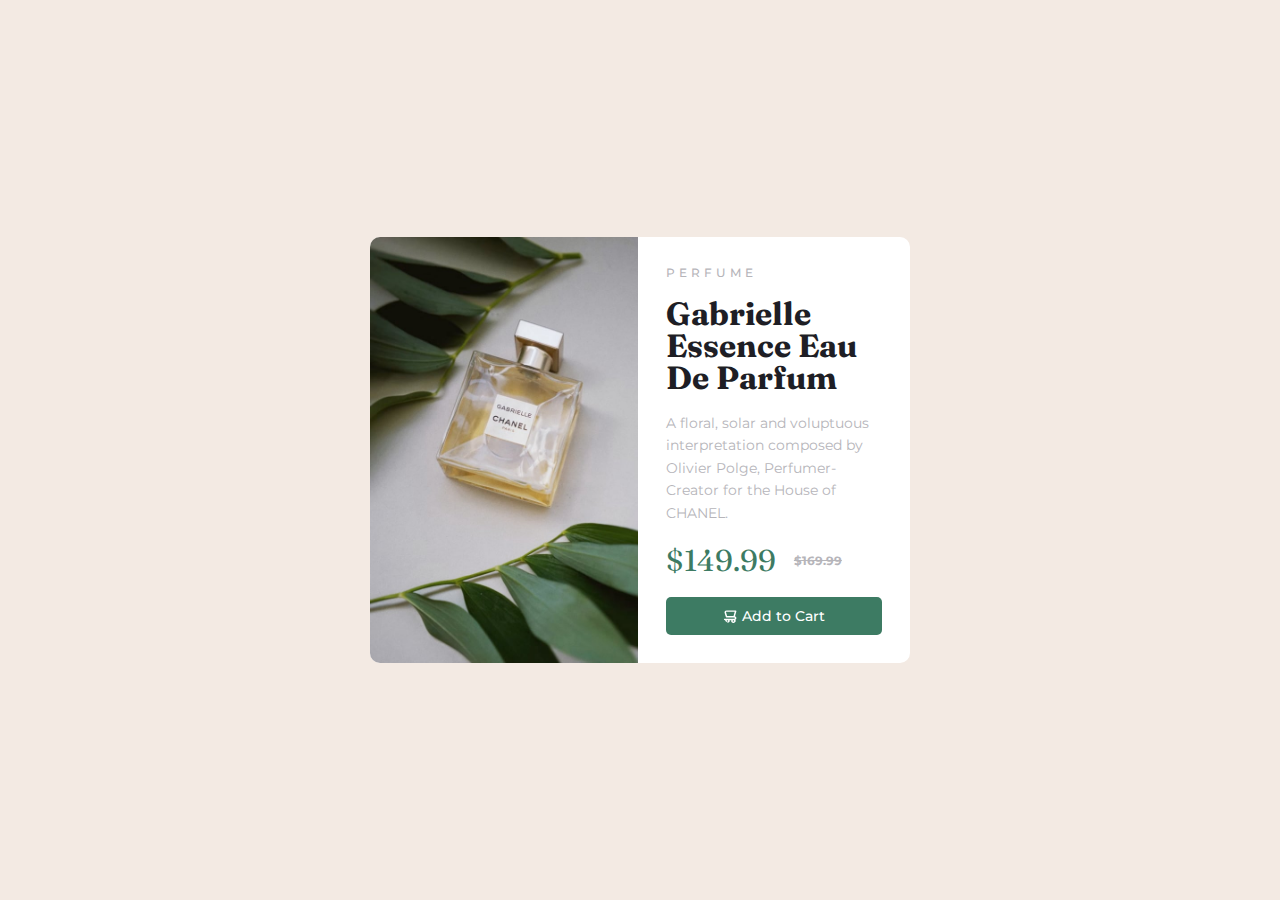
<file: index.html>
<!DOCTYPE html>
<html lang="en">
<head>
  <meta charset="UTF-8">
  <meta name="viewport" content="width=device-width, initial-scale=1.0"> <!-- displays site properly based on user's device -->
  <link rel="preconnect" href="https://fonts.googleapis.com">
<link rel="preconnect" href="https://fonts.gstatic.com" crossorigin>
<link href="https://fonts.googleapis.com/css2?family=Fraunces:ital,opsz,wght@0,9..144,700;1,9..144,700&family=Montserrat:ital,wght@0,500;0,700;1,500;1,700&display=swap" rel="stylesheet">
  <link rel="icon" type="image/png" sizes="32x32" href="./images/favicon-32x32.png">
  <link rel="stylesheet" href="style.css">
  <title>Frontend Mentor | Product preview card component</title>
</head>
<body>
   <main class="container">
       <section class="section-container">
            <div class="img">
                <img src="images/image-product-desktop.jpg" alt="">
            </div>
            <div class="conteudo">
              <h2>Perfume</h2>
            <h1>Gabrielle Essence Eau De Parfum</h1>
            <p>A floral, solar and voluptuous interpretation composed by Olivier Polge, 
              Perfumer-Creator for the House of CHANEL.
            </p>
              <div class="precos">
                <div class="itens-precos">
                  <div class="atual">$149.99</div>
                  <div class="antiga">$169.99</div>
                </div>
              </div>
            <button class="btn">
                <div><img src="images/icon-cart.svg" alt=""></div>
                Add to Cart
              </button>  
            </div>
       </section>
  
   </main>
  
</body>
</html>
</file>
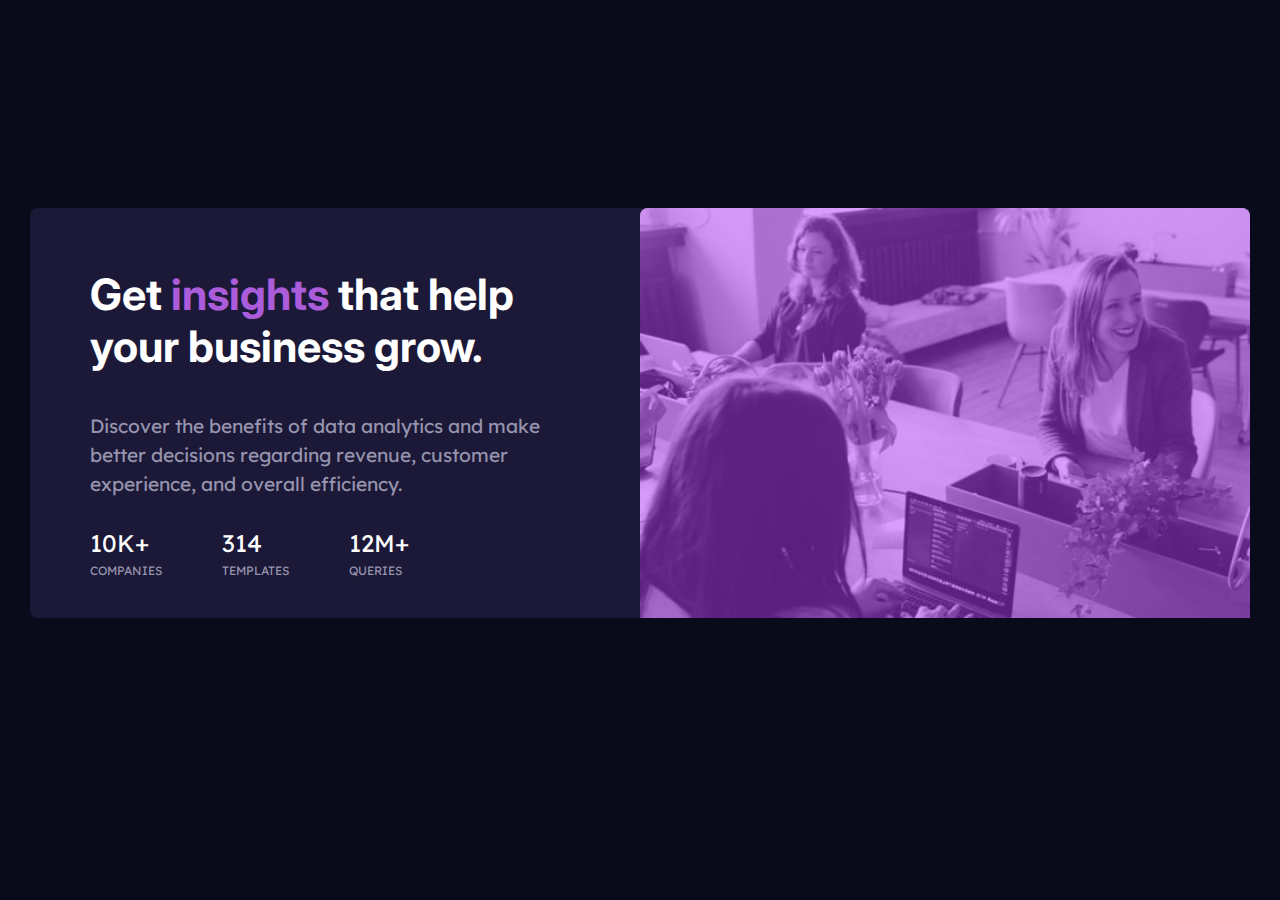
<file: exercicio-2/index.html>
<!DOCTYPE html>
<html lang="en">
<head>
  <meta charset="UTF-8">
  <meta name="viewport" content="width=device-width, initial-scale=1.0"> <!-- displays site properly based on user's device -->
  <link rel="stylesheet" href="style.css">
  <link rel="icon" type="image/png" sizes="32x32" href="./images/favicon-32x32.png">
  <link rel="preconnect" href="https://fonts.googleapis.com">
<link rel="preconnect" href="https://fonts.gstatic.com" crossorigin>
<link href="https://fonts.googleapis.com/css2?family=Inter:wght@400;700&family=Lexend+Deca&display=swap" rel="stylesheet">
  <title>Frontend Mentor | Stats preview card component</title>
</head>
<body>
    <main>
      <section class="container-img">
         <div class="img"></div>
      </section>

      <section class="conteudo">
         <h1>Get <span class="roxo">insights</span> that help your business grow.</h1>
         <p>Discover the benefits of data analytics and make better decisions regarding revenue, customer 
          experience, and overall efficiency.
        </p>
        <section class="dados">
          <div class="itens-dados">10k+<span>companies</span></div>
          <div class="itens-dados">314<span>templates</span></div>
          <div class="itens-dados">12m+<span>queries</span></div>
        </section>
      </section>  
    </main>
</body>
</html>
</file>
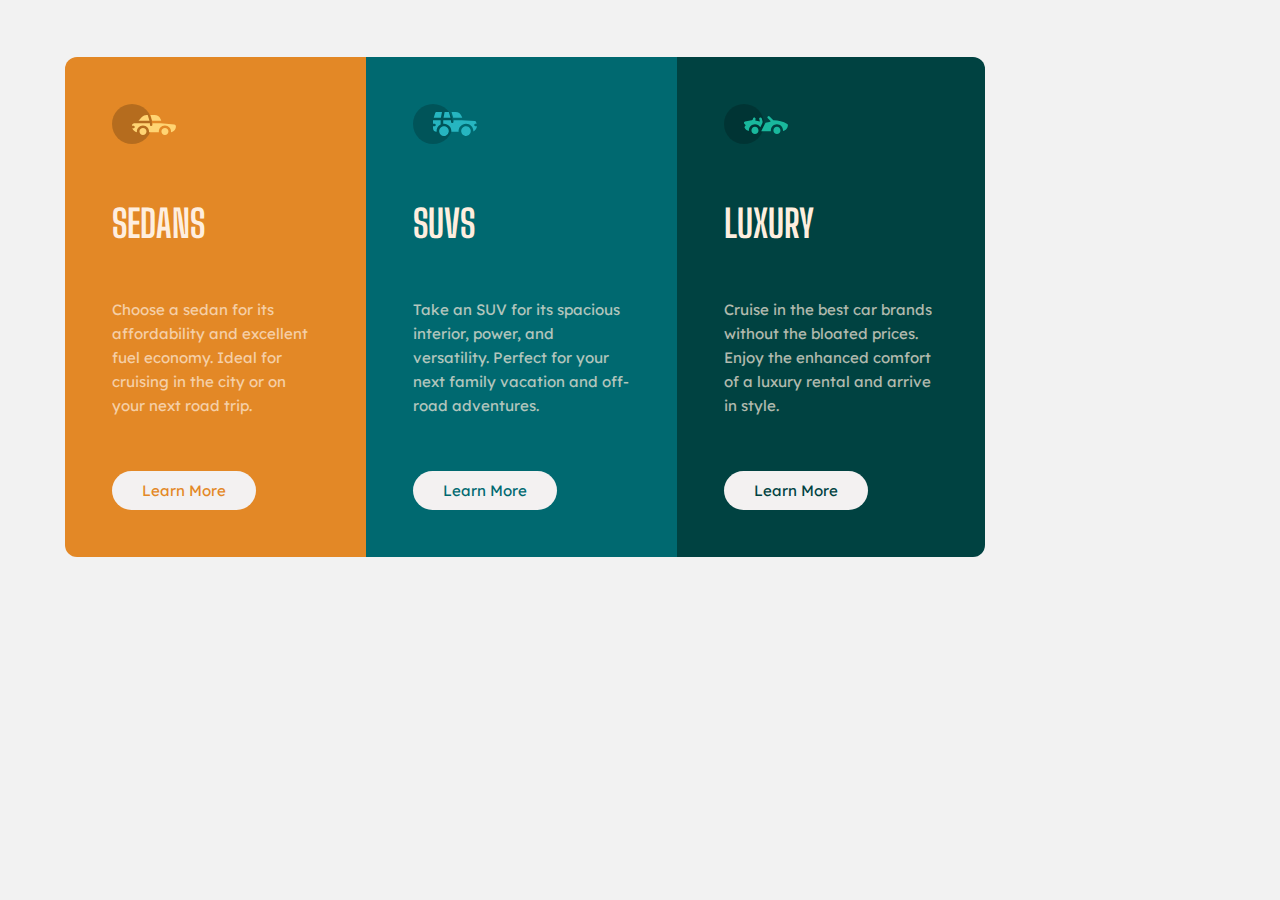
<file: exercicio-3/index.html>
<!DOCTYPE html>
<html lang="en">
<head>
  <meta charset="UTF-8">
  <meta name="viewport" content="width=device-width, initial-scale=1.0"> <!-- displays site properly based on user's device -->
  <link rel="stylesheet" href="style.css">
  <link rel="preconnect" href="https://fonts.googleapis.com">
<link rel="preconnect" href="https://fonts.gstatic.com" crossorigin>
<link href="https://fonts.googleapis.com/css2?family=Big+Shoulders+Display:wght@700&family=Lexend+Deca&display=swap" rel="stylesheet">
  <link rel="icon" type="image/png" sizes="32x32" href="./images/favicon-32x32.png">
  
  <title>Frontend Mentor | 3-column preview card component</title>

</head>
<body>
  
  <main>
    <section class="container sedans">
    <div class="img">
      <img src="images/icon-sedans.svg" alt="">
    </div>
     <h1>Sedans</h1>
     <p>
      Choose a sedan for its affordability and excellent fuel economy. Ideal for cruising in the city 
      or on your next road trip.
     </p>
     <button class="sedans-btn">Learn More</button>
    </section>

    <section class="container suvs">
      <div class="img">
        <img src="images/icon-suvs.svg" alt="">
      </div>
       <h1>SUVs</h1>
       <p>
        Take an SUV for its spacious interior, power, and versatility. Perfect for your next family vacation 
        and off-road adventures.
       </p>
       <button class="suvs-btn">Learn More</button>
      </section>

      <section class="container luxury">
        <div class="img">
          <img src="images/icon-luxury.svg" alt="">
        </div>
         <h1>Luxury</h1>
         <p>
          Cruise in the best car brands without the bloated prices. Enjoy the enhanced comfort of a luxury 
          rental and arrive in style.
         </p>
         <button class="luxury-btn">Learn More</button>
        </section>
  </main>
</body>
</html>
</file>
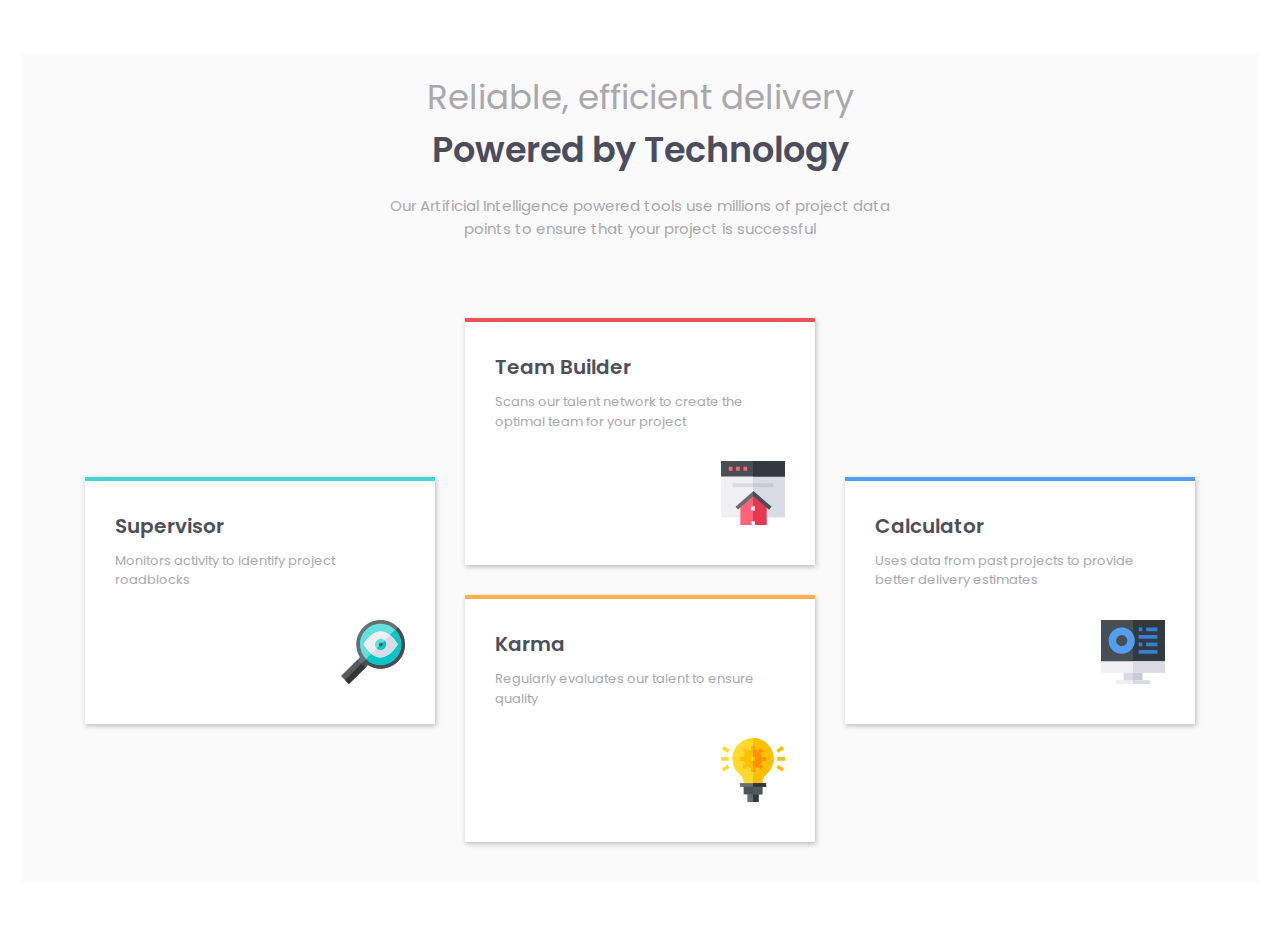
<file: exercicio-4/index.html>
<!DOCTYPE html>
<html lang="en">
<head>
  <meta charset="UTF-8">
  <meta name="viewport" content="width=device-width, initial-scale=1.0"> <!-- displays site properly based on user's device -->
  <link rel="stylesheet" href="style.css">
  <link rel="preconnect" href="https://fonts.googleapis.com">
<link rel="preconnect" href="https://fonts.gstatic.com" crossorigin>
<link href="https://fonts.googleapis.com/css2?family=Poppins:ital,wght@0,200;0,400;0,600;1,200;1,400;1,600&display=swap" rel="stylesheet">
  <link rel="icon" type="image/png" sizes="32x32" href="./images/favicon-32x32.png">
  
  <title>Frontend Mentor | Four card feature section</title>
</head>
<body>
  
 <main>
  <header>
    <h4>Reliable, efficient delivery</h4>
    <h1>Powered by Technology</h1>
    <p>
      Our Artificial Intelligence powered tools use millions of project data points 
      to ensure that your project is successful
    </p>
  </header>
  <div class="container-geral">
  <section class="container green">
     <h2>Supervisor</h2>
     <p>Monitors activity to identify project roadblocks</p>
    <div class="img">
      <img src="images/icon-supervisor.svg" alt="">
    </div>
    </section>
    <div class="duplo">
  <section class="container red">
    <h2>Team Builder</h2>
    <p>
      Scans our talent network to create the optimal team for your project
    </p>
    <div class="img">
      <img src="images/icon-team-builder.svg" alt="">
    </div>
  </section>
  <section class="container orange">
    <h2>Karma</h2>
    <p>
      Regularly evaluates our talent to ensure quality
    </p>
    <div class="img">
      <img src="images/icon-karma.svg" alt="">
    </div>
  </section>
</div>
  <section class="container blue">
    <h2>Calculator</h2>
    <p>
      Uses data from past projects to provide better delivery estimates
    </p>
    <div class="img">
      <img src="images/icon-calculator.svg" alt="">
    </div>
  </section>
</div>
 </main>

</body>
</html>
</file>
<file: style.css>
*{
  padding: 0;
  margin: 0;
  box-sizing: border-box;
}
img{
  display: block;
  max-width: 100%;
  height: 100%;
  border-top-left-radius: 10px;
  border-bottom-left-radius: 10px;
}
/* font-family: 'Fraunces', serif; */
/* font-family: 'Montserrat', sans-serif; */

.container{
  margin: auto auto;
  display: flex;
  align-items: center;
  justify-content: center;
  max-width: 1320px;
  height: 100vh;
  background-color: #F3EAE3;
}
.section-container{
  display: flex;
  max-width: 540px;
  background-color: #fff;
  border-radius: 10px;
}
.img {
  max-width: 100%;
}
.conteudo{
 width: 100%;
 padding: 28px;
}
.conteudo h2 {
  text-transform: uppercase;
  font-family: 'Montserrat', sans-serif;
  color: #B6B5BA;
  font-weight: 500;
  font-size: 12px;
  letter-spacing: 4px;
  margin-bottom: 18px;
}
.conteudo h1{
  font-family: 'Fraunces', serif;
  font-size: 32px;
  line-height: 1;
  font-weight: 700;
  margin-bottom: 18px;
  color: #1E1E25;
}
.conteudo p {
  color: #B6B5BA;
  font-family: 'Montserrat', sans-serif;
  font-size: 14px;
  line-height: 1.6 ;
  margin-bottom: 18px;
}
.itens-precos{
  display: flex;
  gap: 18px;
  align-items: center;
  margin-bottom: 18px;
}
.atual {
  font-family: 'Fraunces', serif;
  font-size: 30px;
  color: #3D7B63;
}
.antiga{
  font-family: 'Montserrat', sans-serif;
  text-decoration: line-through;
  font-weight: 700;
  color: #B6B5BA;
  font-size: 12px; 
}
.btn{
  display: flex;
  border: none;
  align-items: center;
  justify-content: center;
  gap: 5px;
  background-color: #3D7B63;
  padding: 10px ;
  width: 100%;
  border-radius: 5px;
  color: #fff;
  font-weight: 500;
  font-family: 'Montserrat', sans-serif;
  font-size: 14px;
}
.btn img {
  max-width: 14px;
}
@media(max-width:520px){
  .section-container{
    display: flex;
    flex-direction: column;
    max-width: 350px;
    border-radius: 10px;
  }
   .img img {
    content: url('./images/image-product-mobile.jpg');
    border-top-right-radius: 10px;
    border-bottom-left-radius: 0;
   }
   
   .btn{
    padding: 16px;
   }
}
</file>
<file: exercicio-2/style.css>
/* font-family: 'Inter', sans-serif;
font-family: 'Lexend Deca', sans-serif; */

*{
  border: 0;
  margin: 0;
  box-sizing: border-box;
}
img{
  display: block;
  max-width: 100%;
}
body{
  background-color: hsl(233, 47%, 7%);
  font-family: 'Lexend Deca', sans-serif; 
  max-width: 375px;
  margin: 13rem auto;
}
main{
  background-color: #1C1938;
  display: flex;
  flex-direction: column;
  align-items: center;
  justify-content: space-around;
  border-radius: 8px;
}
.container-img{
  background-image: url('./images/image-header-mobile.jpg');
  background-size: cover;
  height: 320px;
  width: 100%;
  border-top-right-radius: 8px;
  border-top-left-radius: 8px;
}
.img{
  background-color: hsl(277, 97%, 61%);
  width: 100%;
  height: 100%;
  opacity: 0.5;
  border-top-right-radius: 8px;
  border-top-left-radius: 8px;
}
.conteudo h1 {
  font-family: 'Inter', sans-serif;
  color: #fff;
  font-weight: 700;
  padding: 30px 40px ;
  text-align: center;
  font-size: 30px;
}
.roxo{
  color: hsl(277, 64%, 61%);
}
.conteudo p {
  color: #9794AE;
  padding: 0 40px;
  text-align: center;
  line-height: 1.5;
  font-weight: 400;
}
.dados{
  display: flex;
  flex-direction: column;
  align-items: center;
  margin-bottom: 30px;
}
.itens-dados {
 display: flex;
 flex-direction: column;
 align-items: center;
 gap: 5px;
justify-content: center;
margin-top: 30px;
color: #fff;
font-size: 24px;
font-weight: 400;
text-transform: uppercase;
}
.itens-dados span {
  font-size: 12px;
  font-weight: 400;
  color: #9794AE;
}
@media(min-width:890px){
  body{
    max-width: 1220px;
  }
  main{
    display: grid;
    grid-template-columns: 1fr 1fr;
  }
  .conteudo{
    grid-column: 1;
    grid-row: 1;
    margin-top: 0px;
  }
   .conteudo h1 {
    font-size: 2.7rem;
    text-align: left;
    padding: 0 60px;
    margin-top: 60px;
   }
   .conteudo p {
    font-size: 1.2rem;
    text-align: left;
    padding-right:80px;
    padding-left: 60px;
    margin-top: 40px
   }
   .dados{
    display: flex;
    flex-direction: row;
    justify-content: flex-start;
    margin-left: 60px;
    margin-bottom: 40px;
    gap: 60px;
  }
  .itens-dados {
    align-items: flex-start;
   }
  .container-img{
    background-image: url('./images/image-header-desktop.jpg');
    height: 100%;
  }
}
</file>
<file: exercicio-3/style.css>
/* font-family: 'Big Shoulders Display', sans-serif;
font-family: 'Lexend Deca', sans-serif; */
*{
  padding: 0;
  margin: 0;
  box-sizing: border-box;
}
body{
  max-width: 375px;
  padding: 25px;
  margin: 2rem auto;
  background-color:#F2F2F2;
}
.img{
  margin-bottom: 20px;
}
.container{
  padding: 47px;
}
.container h1 {
  font-family: 'Big Shoulders Display', sans-serif;
  text-transform: uppercase;
  font-size: 38px;
  font-weight: 700;
  color: #FEEEDF;
  margin-bottom: 20px;
}
.container p {
  font-family: 'Lexend Deca', sans-serif;
  font-size: 15px;
  line-height: 1.6;
  font-weight: 400;
  color: #FEEEDF;
  opacity: 0.7;
  margin-bottom: 20px;
}
.sedans{
  background-color: hsl(31, 77%, 52%);
  border-top-right-radius: 12px;
  border-top-left-radius: 12px;
}
.suvs{
  background-color: hsl(184, 100%, 22%);
}
.luxury{
  background-color: hsl(179, 100%, 13%);
  border-bottom-left-radius: 12px;
  border-bottom-right-radius: 12px;
}
.suvs-btn{
  color:hsl(184, 100%, 22%) ;
}
.sedans-btn{
  color:  hsl(31, 77%, 52%);
}
.luxury-btn{
  color:  hsl(179, 100%, 13%);
}
button{
  background-color: #F3F1F1;
  padding: 18px 40px;
  border-radius: 30px;
  border: none;
  font-size: 15px;
  font-family: 'Lexend Deca', sans-serif;
}

@media(min-width:790px){
  body{
    max-width: 1200px;
    padding: 25px;
  }
 main{
  display: flex;
  max-width: 920px;
  height: 500px;
 }
 .container{
    display: flex;
    flex-direction: column;
    align-items: flex-start;
    justify-content: space-between;
 }
 .sedans{
  border-top-right-radius: 0px;
  border-bottom-left-radius: 12px;
}
.luxury{
  border-bottom-left-radius: 0px;
  border-top-right-radius: 12px;
}
 button{
  padding: 10px 30px;
}
}
</file>
<file: exercicio-4/style.css>
*{
  padding: 0;
  margin: 0;
  box-sizing: border-box;
  font-family: 'Poppins';
}
body{
  max-width: 375px;
  margin: 2rem auto;
  padding: 22px;
  
}
main{
  display: flex;
  flex-direction: column;
  gap: 30px;
  background-color: #FAFAFA;
}
header h4 {
  color: #A9A8AD;
  font-size: 23px;
  font-weight: 400;
  text-align: center;
  margin-top: 18px;
}
header h1 {
  text-align: center;
  font-size: 24px;
  font-weight: 600;
  color: #4C4C5D;
}
header p {
  color: #A9A8AD;
  font-size: 15px;
  font-weight: 400;
  text-align: center;
  margin-top: 18px;
  margin-bottom: 48px;
}
.container{
  background-color:#ffffff ;
  padding: 30px;
  box-shadow: 1px 2px 5px rgba(0, 0, 0, 0.253);
}
.container h2{
  color: #4F4F5B;
  font-size: 20px;
  font-weight: 600;
  margin-bottom: 10px;
}
.container p {
  color: #A9A8AD;
  font-size: 13px;
  font-weight: 400;
  line-height: 1.5;
}
.img{
  display: flex;
  justify-content: flex-end;
  margin-top: 30px;
  margin-bottom: 10px;
}
.green{
  border-top: 4px solid hsl(180, 62%, 55%);
}
.red{
  border-top: 4px solid hsl(0, 78%, 62%);
}
.orange{
  border-top: 4px solid hsl(34, 97%, 64%);
}
.blue{
  border-top: 4px solid hsl(212, 86%, 64%);
}
@media(min-width:790px){
  body{
    max-width: 1400px;
  }
  main{
    align-items: center;
    gap: 30px;
  }
  header{
    max-width: 500px;
  }
  header h4{
    font-size: 34px;
  }
  header h1 {
    font-size: 35px;
  }
  .container {
    max-width:350px;
  }
  .container-geral{
    display: flex;
    align-items: center;
    justify-content: center;
    gap: 30px;
  }
  .duplo{
    display: flex;
    flex-direction: column;
    gap: 30px;
    margin-bottom: 40px;
  }
 
}
</file>
